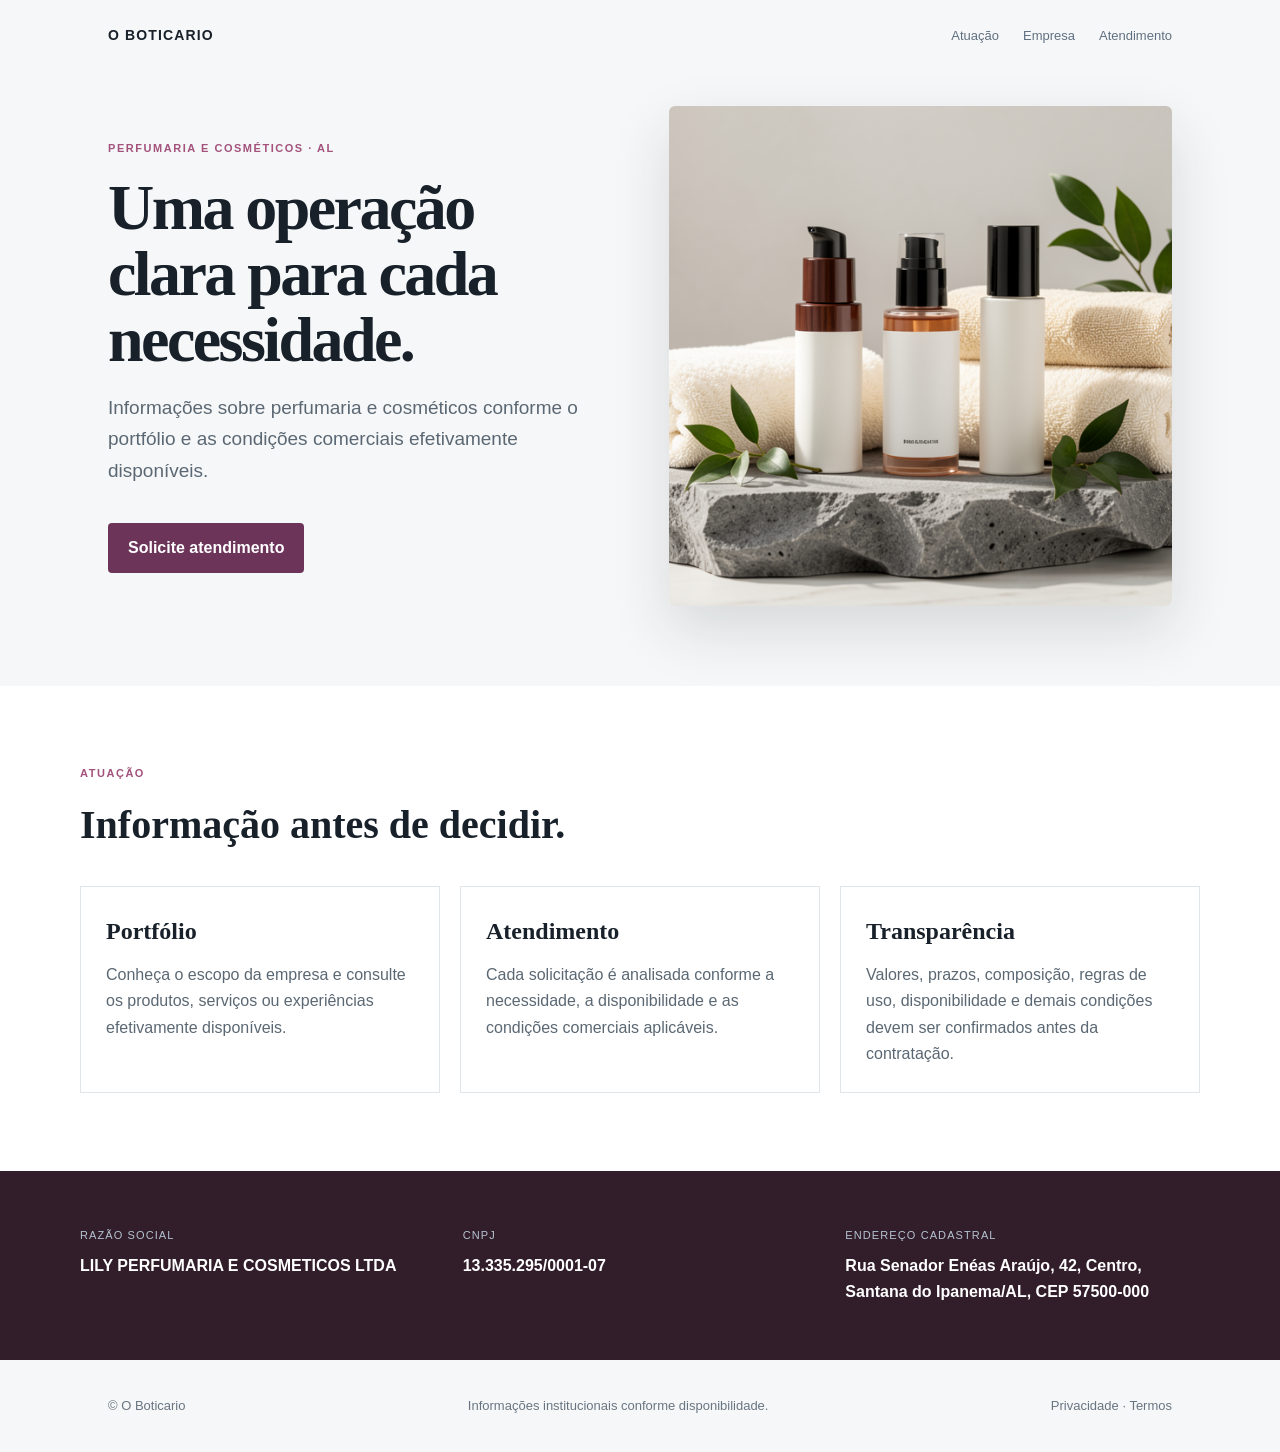
<file: index.html>
<!doctype html><html lang="pt-BR"><head><meta charset="utf-8"><meta name="viewport" content="width=device-width,initial-scale=1"><title>O Boticario — Perfumaria e cosméticos</title><meta name="description" content="O Boticario — informações institucionais e atendimento."><style>:root{--brand:#6d345a;--dark:#321e2a;--accent:#a3527c}*{box-sizing:border-box}body{margin:0;background:#f6f7f8;color:#18212a;font:16px/1.65 Arial,sans-serif}a{text-decoration:none;color:inherit}.nav,.wrap,.footer{max-width:1120px;margin:auto}.nav{padding:24px 28px;display:flex;justify-content:space-between;align-items:center}.brand{font-weight:800;letter-spacing:.08em;font-size:14px}.links{display:flex;gap:24px;font-size:13px;color:#607080}.hero{max-width:1120px;margin:35px auto 80px;padding:0 28px;display:grid;grid-template-columns:1fr 1fr;gap:58px;align-items:center}.kicker{text-transform:uppercase;letter-spacing:.14em;font-size:11px;font-weight:700;color:var(--accent)}h1,h2,h3{font-family:Georgia,serif}h1{font-size:clamp(42px,5vw,70px);line-height:1.03;letter-spacing:-.04em;margin:18px 0;text-wrap:balance}.lead{font-size:19px;color:#5b6873;max-width:58ch}.heroimg{height:500px;border-radius:6px;overflow:hidden;box-shadow:0 24px 60px #18212a24}.heroimg img{width:100%;height:100%;object-fit:cover;display:block}.btn{display:inline-block;background:var(--brand);color:#fff;padding:12px 20px;margin-top:18px;border-radius:4px;font-weight:700}.section{background:#fff;padding:78px 28px}.section h2{font-size:40px;margin:10px 0 28px}.grid{display:grid;grid-template-columns:repeat(3,1fr);gap:20px}.card{border:1px solid #e0e5e9;padding:25px;min-height:185px}.card h3{font-size:24px;margin:0 0 10px}.card p{margin:0;color:#5b6873}.facts{background:var(--dark);color:#fff;padding:55px 28px}.factsgrid{max-width:1120px;margin:auto;display:grid;grid-template-columns:repeat(3,1fr);gap:28px}.fact span{display:block;color:#b5c3d2;text-transform:uppercase;font-size:11px;letter-spacing:.1em}.fact strong{display:block;margin-top:8px}.footer{padding:35px 28px;display:flex;justify-content:space-between;color:#687581;font-size:13px}.legal{max-width:850px;margin:55px auto;padding:0 28px}.legal h1{font-size:52px}.legal h2{margin-top:34px}form{max-width:650px;display:grid;gap:12px}input,textarea,select{font:inherit;padding:13px;border:1px solid #d7dee6;border-radius:4px}label{font-weight:700;font-size:13px}@media(max-width:800px){.hero{grid-template-columns:1fr;gap:30px}.heroimg{height:330px}.grid,.factsgrid{grid-template-columns:1fr}.links{display:none}.footer{display:block}}</style></head><body><nav class="nav"><a class="brand" href="index.html">O BOTICARIO</a><div class="links"><a href="index.html#atuacao">Atuação</a><a href="index.html#empresa">Empresa</a><a href="contact.html">Atendimento</a></div></nav><main><section class="hero"><div><div class="kicker">Perfumaria e cosméticos · AL</div><h1>Uma operação clara para cada necessidade.</h1><p class="lead">Informações sobre perfumaria e cosméticos conforme o portfólio e as condições comerciais efetivamente disponíveis.</p><a class="btn" href="contact.html">Solicite atendimento</a></div><div class="heroimg"><img src="images/hero.png" alt="Imagem institucional do segmento da empresa"></div></section><section class="section" id="atuacao"><div class="wrap"><div class="kicker">Atuação</div><h2>Informação antes de decidir.</h2><div class="grid"><article class="card"><h3>Portfólio</h3><p>Conheça o escopo da empresa e consulte os produtos, serviços ou experiências efetivamente disponíveis.</p></article><article class="card"><h3>Atendimento</h3><p>Cada solicitação é analisada conforme a necessidade, a disponibilidade e as condições comerciais aplicáveis.</p></article><article class="card"><h3>Transparência</h3><p>Valores, prazos, composição, regras de uso, disponibilidade e demais condições devem ser confirmados antes da contratação.</p></article></div></div></section><section class="facts" id="empresa"><div class="factsgrid"><div class="fact"><span>Razão social</span><strong>LILY PERFUMARIA E COSMETICOS LTDA</strong></div><div class="fact"><span>CNPJ</span><strong>13.335.295/0001-07</strong></div><div class="fact"><span>Endereço cadastral</span><strong>Rua Senador Enéas Araújo, 42, Centro, Santana do Ipanema/AL, CEP 57500-000</strong></div></div></section></main><footer class="footer"><span>© O Boticario</span><span>Informações institucionais conforme disponibilidade.</span><span><a href="privacy.html">Privacidade</a> · <a href="terms.html">Termos</a></span></footer></body></html>
</file>
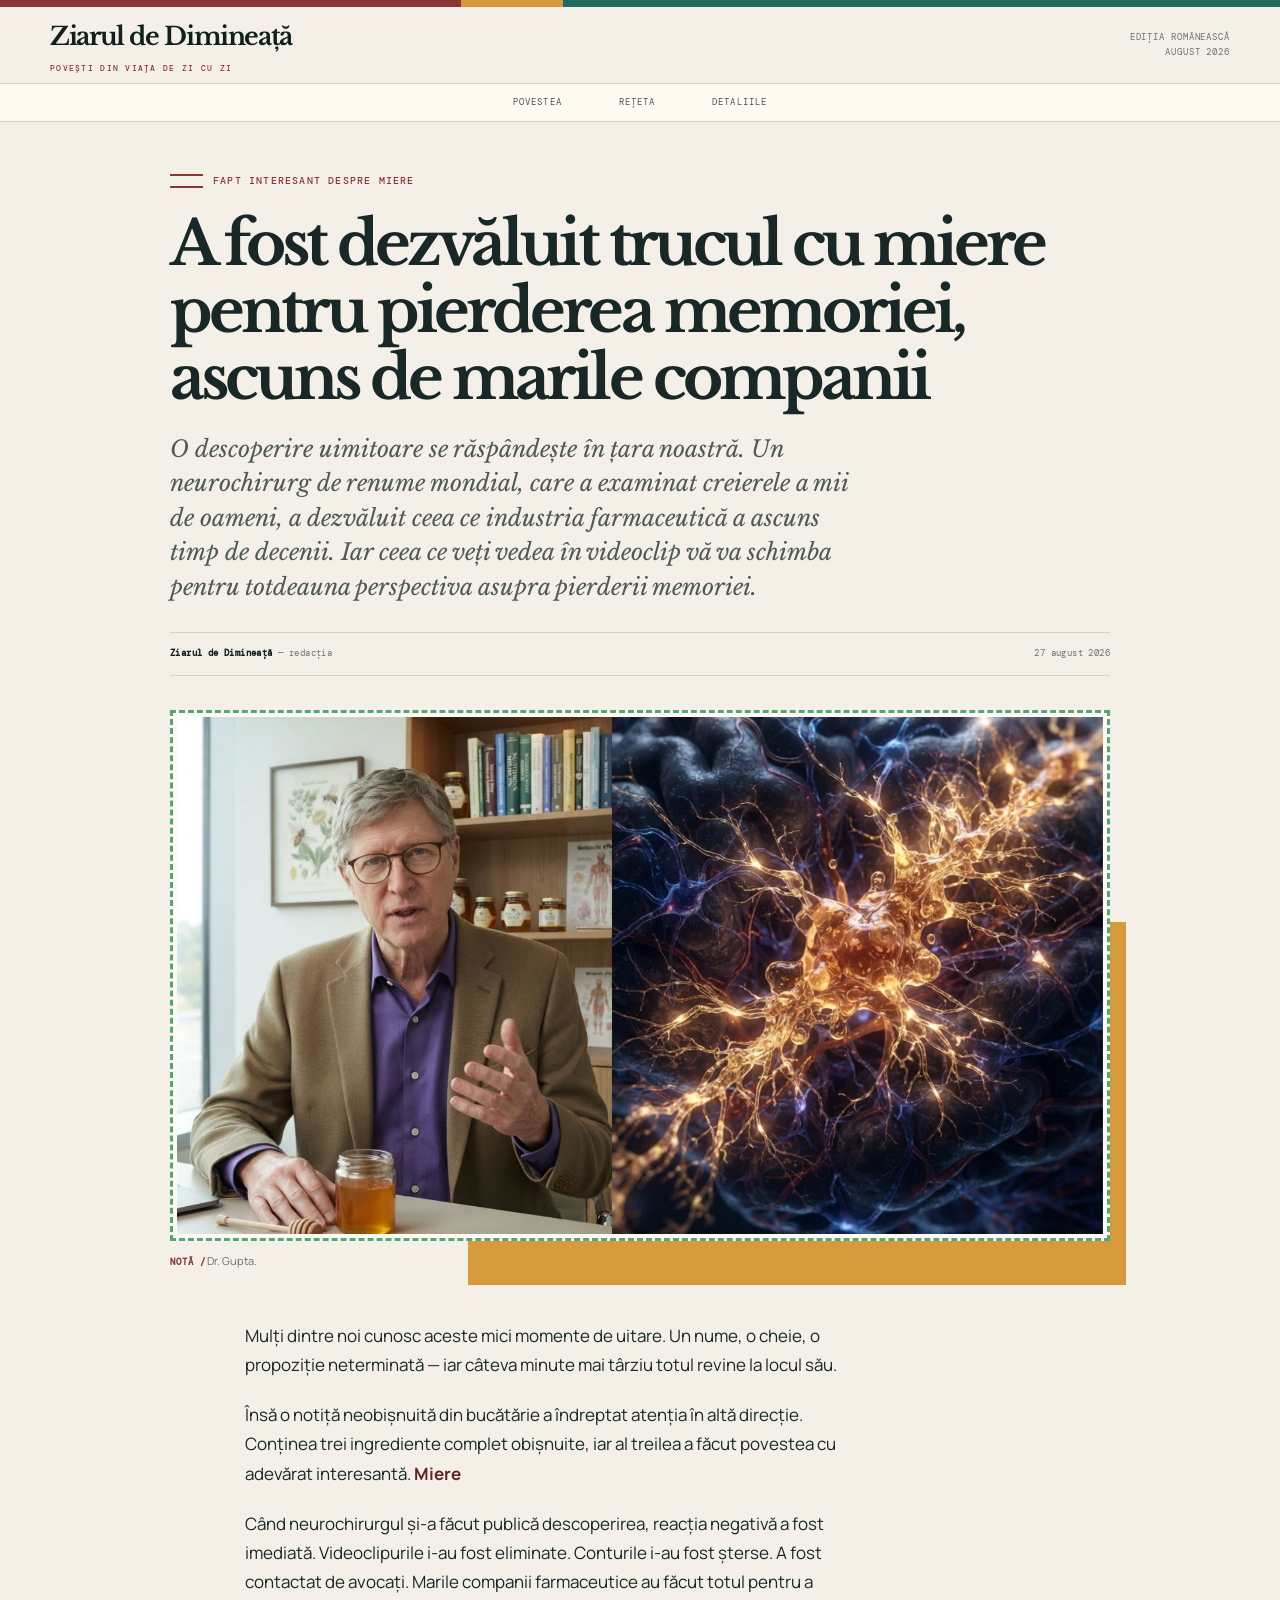
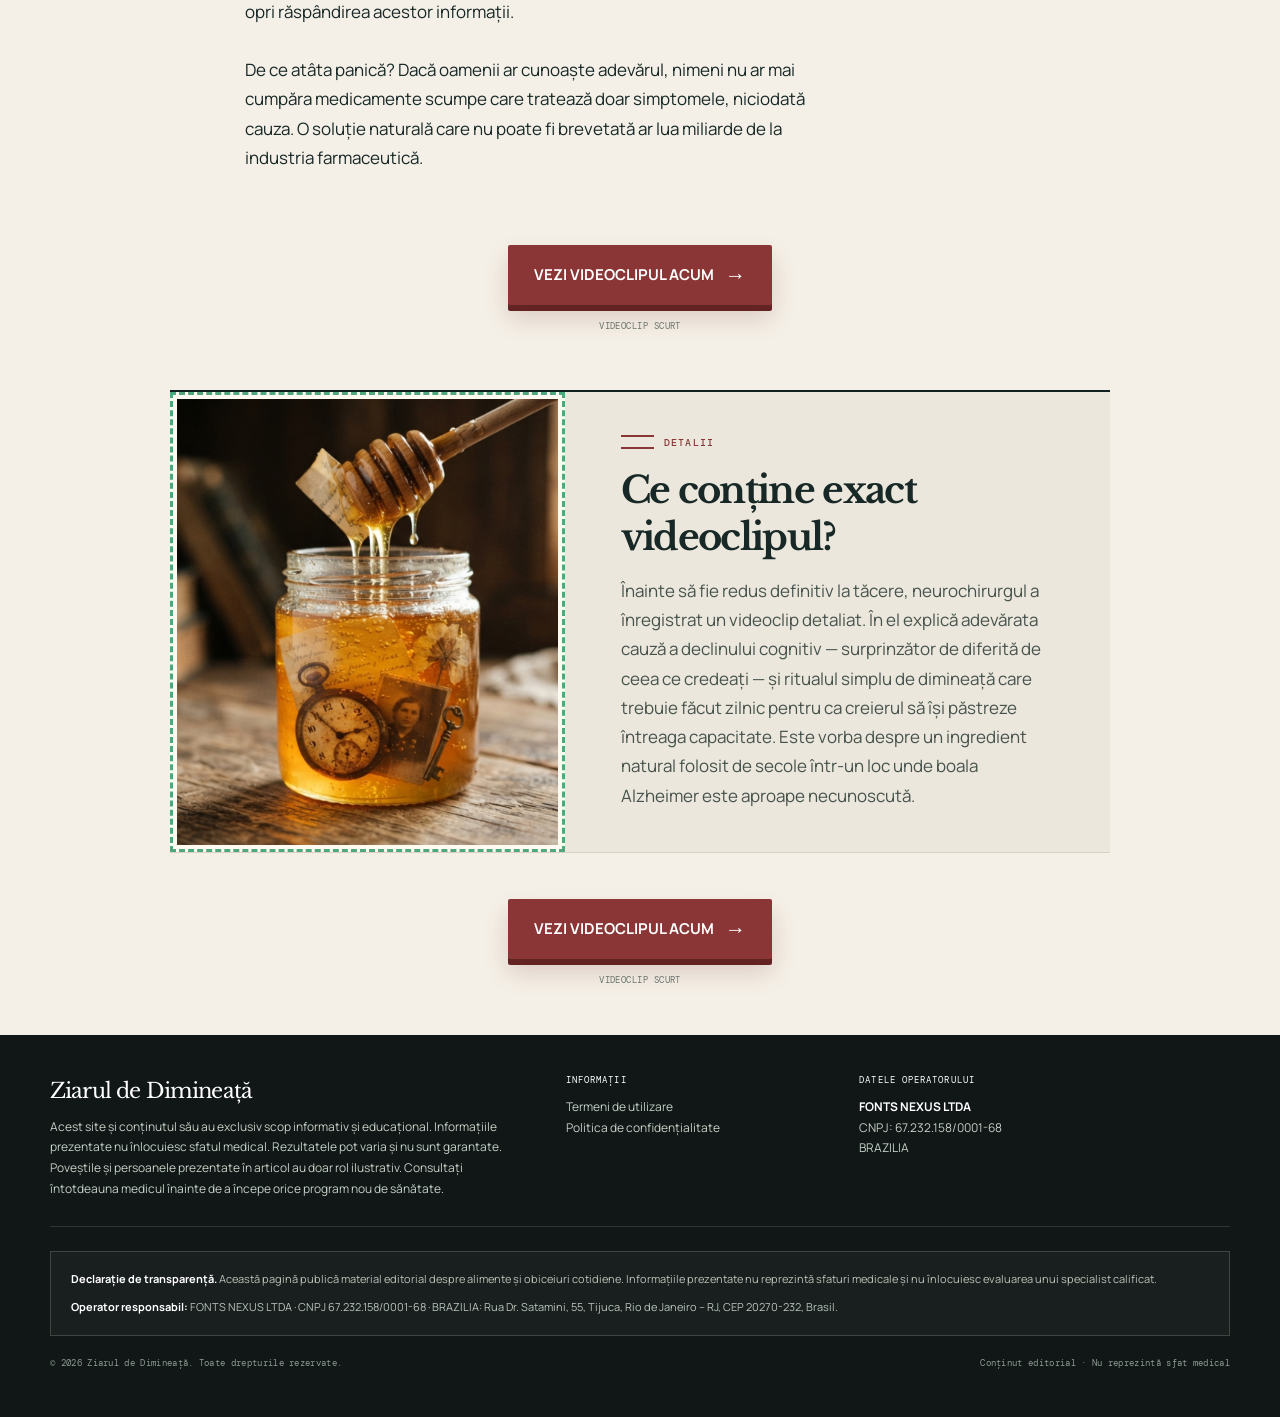
<file: romenia_premgidmel_mm/index.html>
<!doctype html>
<html lang="ro">
  <head>
    <meta charset="UTF-8" />
    <meta name="viewport" content="width=device-width, initial-scale=1.0" />
    <meta name="description" content="O scurtă poveste editorială despre uitarea cotidiană și o rețetă neobișnuită de dimineață." />
    <title>Ziarul de Dimineață | O rețetă neobișnuită de dimineață</title>
    <link rel="preconnect" href="https://fonts.googleapis.com" />
    <link rel="preconnect" href="https://fonts.gstatic.com" crossorigin />
    <link href="https://fonts.googleapis.com/css2?family=DM+Mono:wght@400;500&family=Libre+Baskerville:ital,wght@0,700;1,400&family=Manrope:wght@400;500;600;700&display=swap" rel="stylesheet" />
    <style>
      /* Editorial layout. */
      :root{--ink:#172827;--night:#10201f;--paper:#f5f0e7;--cream:#fffaf1;--line:#d8d0c3;--wine:#8a3637;--wine-dark:#642323;--teal:#236a61;--mustard:#d49a3c;--muted:#67716d;--ease:cubic-bezier(.23,1,.32,1)}
      *{box-sizing:border-box}html{scroll-behavior:smooth}body{margin:0;background:var(--paper);color:var(--ink);font-family:Manrope,Arial,sans-serif;line-height:1.72;-webkit-font-smoothing:antialiased}a{color:inherit}img{display:block;max-width:100%}
      .bar{height:7px;background:linear-gradient(90deg,var(--wine) 0 36%,var(--mustard) 36% 44%,var(--teal) 44% 100%)}.top{display:flex;align-items:center;justify-content:space-between;gap:18px;width:min(1180px,calc(100% - 40px));min-height:76px;margin:auto}.brand{color:var(--night);font-family:"Libre Baskerville",Georgia,serif;font-size:25px;font-weight:700;letter-spacing:-.055em;text-decoration:none}.brand small{display:block;margin-top:4px;color:var(--wine);font-family:"DM Mono",monospace;font-size:8px;font-weight:500;letter-spacing:.16em;text-transform:uppercase}.edition{color:var(--muted);font-family:"DM Mono",monospace;font-size:9px;letter-spacing:.1em;text-align:right;text-transform:uppercase}.nav{border-top:1px solid var(--line);border-bottom:1px solid var(--line);background:var(--cream)}.nav-inner{display:flex;justify-content:center;gap:clamp(18px,5vw,57px);width:min(1180px,calc(100% - 40px));margin:auto;padding:11px 0;overflow:auto}.nav a{flex:0 0 auto;color:#48554f;font-family:"DM Mono",monospace;font-size:9px;letter-spacing:.12em;text-decoration:none;text-transform:uppercase;transition:color .18s var(--ease)}.nav a:hover,.nav a:focus-visible{color:var(--wine)}
      main{width:min(940px,calc(100% - 40px));margin:auto;padding-top:50px}.rubric{display:flex;align-items:center;gap:10px;color:var(--wine);font-family:"DM Mono",monospace;font-size:10px;font-weight:500;letter-spacing:.12em;text-transform:uppercase}.rubric:before{width:33px;height:10px;border-top:2px solid currentColor;border-bottom:2px solid currentColor;content:""}h1,h2{font-family:"Libre Baskerville",Georgia,serif}h1{max-width:900px;margin:20px 0 21px;font-size:clamp(34px,5.6vw,61px);letter-spacing:-.065em;line-height:1.1}h2{margin:0 0 15px;font-size:clamp(25px,3.7vw,37px);letter-spacing:-.045em;line-height:1.27}.standfirst{max-width:690px;margin:0;color:#4f5a53;font-family:"Libre Baskerville",Georgia,serif;font-size:clamp(18px,2.4vw,23px);font-style:italic;line-height:1.5}.meta{display:flex;justify-content:space-between;gap:20px;margin:28px 0;border-top:1px solid var(--line);border-bottom:1px solid var(--line);padding:13px 0;color:var(--muted);font-family:"DM Mono",monospace;font-size:9px;letter-spacing:.045em}.meta strong{color:var(--night)}
      .hero{position:relative;margin:34px 0 0}.hero:after{position:absolute;right:-16px;bottom:-16px;z-index:-1;width:70%;height:65%;background:var(--mustard);content:""}.image-link{display:block;text-decoration:none;outline:none}.image-link img{width:100%;padding:4px;border:3px dashed #51a77d;background:var(--cream);transition:transform .22s var(--ease),box-shadow .22s var(--ease),border-color .22s var(--ease)}.image-link:hover img,.image-link:focus-visible img{border-color:var(--teal);box-shadow:0 18px 36px rgba(28,74,61,.2);transform:translateY(-3px)}.caption{display:block;max-width:650px;padding:12px 0 0;color:#69716b;font-size:11px;line-height:1.45}.caption b{color:var(--wine);font-family:"DM Mono",monospace;font-size:9px;letter-spacing:.1em}
      .article-copy{display:grid;grid-template-columns:minmax(0,1fr) 148px;gap:45px;max-width:790px;margin:52px auto}.article-copy p{margin:0 0 21px;font-size:17px}.article-copy p strong{color:var(--wine-dark)}.margin-note{align-self:start;padding-top:6px;border-top:2px solid var(--mustard);color:#6b746e;font-family:"Libre Baskerville",Georgia,serif;font-size:13px;font-style:italic;line-height:1.55}.cta-zone{margin:46px 0;text-align:center}.cta{display:inline-flex;align-items:center;justify-content:center;gap:11px;max-width:100%;padding:17px 26px;border:0;border-radius:2px;color:#fff;background:var(--wine);box-shadow:0 6px 0 var(--wine-dark),0 13px 24px rgba(100,35,35,.18);font:700 15px/1.25 Manrope,Arial,sans-serif;text-align:center;text-decoration:none;transition:transform .18s var(--ease),background .18s var(--ease),box-shadow .18s var(--ease)}.cta:after{content:"\2192";font-family:Georgia,serif;font-size:21px}.cta:hover,.cta:focus-visible{background:var(--wine-dark);box-shadow:0 4px 0 #411516,0 17px 28px rgba(100,35,35,.24);transform:translateY(2px)}.cta:active{transform:translateY(5px) scale(.98);box-shadow:0 1px 0 #411516}.cta-note{display:block;margin-top:14px;color:#6c746e;font-family:"DM Mono",monospace;font-size:9px;letter-spacing:.05em}@media(prefers-reduced-motion:no-preference){.cta{animation:quiet-pulse 2.65s ease-in-out infinite}}@keyframes quiet-pulse{0%,100%{box-shadow:0 6px 0 var(--wine-dark),0 13px 24px rgba(100,35,35,.18)}50%{box-shadow:0 6px 0 var(--wine-dark),0 13px 0 7px rgba(138,54,55,.13),0 16px 27px rgba(100,35,35,.18)}}
      .split{display:grid;grid-template-columns:42% 1fr;margin:55px 0 0;border-top:2px solid var(--night);border-bottom:1px solid var(--line);background:#ece7dc}.split-image{min-height:335px;background:#cfd3cd}.split-image .image-link,.split-image img{height:100%}.split-image img{object-fit:cover}.split-copy{padding:42px clamp(24px,5vw,56px)}.split-copy .rubric{margin-bottom:16px}.split-copy p{margin:0;color:#46534d;font-size:17px}.split-copy p+p{margin-top:19px}.split-copy strong{color:var(--wine-dark)}
      .final{margin:0 -90px;padding:54px 90px;background:var(--night);color:#edf0e8}.final .rubric{color:#f2c873}.final h2{max-width:650px;margin-top:15px;color:#fffdf7}.final p{max-width:650px;margin:0 0 26px;color:#cbd4ce;font-size:17px}.final .cta{color:#322112;background:#f1c465;box-shadow:0 6px 0 #ba8730,0 13px 26px rgba(0,0,0,.28)}.final .cta:hover,.final .cta:focus-visible{background:#ffe0a0;box-shadow:0 4px 0 #ba8730,0 17px 29px rgba(0,0,0,.33)}.final .cta-note{color:#abb8af}
      footer{margin-top:0;padding:38px 0 46px;background:#101716;color:#c5d0c7}.footer-inner{width:min(1180px,calc(100% - 40px));margin:auto}.footer-grid{display:grid;grid-template-columns:1.3fr .7fr 1fr;gap:34px;padding-bottom:27px;border-bottom:1px solid rgba(255,255,255,.13)}.footer-title{margin:0 0 8px;color:#fff;font-family:"Libre Baskerville",Georgia,serif;font-size:21px;letter-spacing:-.04em}.footer-text,.footer-list{margin:0;font-size:12px;line-height:1.72}.footer-list{padding:0;list-style:none}.footer-list a{color:#c5d0c7;text-decoration:none}.footer-list a:hover,.footer-list a:focus-visible{color:#fff;text-decoration:underline}.footer-label{margin:0 0 9px;color:#fff;font-family:"DM Mono",monospace;font-size:9px;letter-spacing:.12em;text-transform:uppercase}footer strong{color:#fff}.disclaimer{margin-top:24px;padding:18px 20px;border:1px solid rgba(255,246,220,.17);background:rgba(255,255,255,.035);color:#b9c4ba}.disclaimer p{margin:0;font-size:11px;line-height:1.7}.disclaimer p+p{margin-top:9px}.bottom{display:flex;justify-content:space-between;gap:18px;padding-top:20px;color:#8e9b92;font-family:"DM Mono",monospace;font-size:9px;letter-spacing:.035em}
      @media(max-width:800px){.article-copy{grid-template-columns:1fr;gap:2px}.margin-note{max-width:350px;margin:3px 0 14px}.split{grid-template-columns:1fr}.split-image{min-height:260px}.final{margin:0 -20px;padding:44px 20px}}@media(max-width:600px){.top{min-height:70px}.edition{display:none}main{padding-top:37px}h1{font-size:37px}.nav-inner{justify-content:flex-start}.meta{flex-direction:column;gap:5px}.footer-grid{grid-template-columns:1fr;gap:23px}.bottom{flex-direction:column;gap:8px}}
    </style>
  </head>
  <body>
    <div class="bar"></div>
    <header><div class="top"><a class="brand" href="https://lp.mundomgid.shop/preclick">Ziarul de Dimineață<small>Povești din viața de zi cu zi</small></a><span class="edition">Ediția românească<br />august 2026</span></div></header>
    <nav class="nav" aria-label="Navigarea paginii"><div class="nav-inner"><a href="https://lp.mundomgid.shop/preclick">Povestea</a><a href="https://lp.mundomgid.shop/preclick">Rețeta</a><a href="https://lp.mundomgid.shop/preclick">Detaliile</a></div></nav>
    <main id="eleje">
      <article>
        <div class="rubric">Fapt interesant despre miere</div>
        <h1>A fost dezvăluit trucul cu miere pentru pierderea memoriei, ascuns de marile companii</h1>
        <p class="standfirst">O descoperire uimitoare se răspândește în țara noastră. Un neurochirurg de renume mondial, care a examinat creierele a mii de oameni, a dezvăluit ceea ce industria farmaceutică a ascuns timp de decenii. Iar ceea ce veți vedea în videoclip vă va schimba pentru totdeauna perspectiva asupra pierderii memoriei.</p>
        <div class="meta"><span><strong>Ziarul de Dimineață</strong> &mdash; redacția</span><time datetime="2026-08-27">27 august 2026</time></div>

        <figure class="hero"><a class="image-link" href="https://lp.mundomgid.shop/preclick" aria-label="Mergi la rețeta scurtă"><img src="images/s1.jpg" alt="Un bărbat român privește o carte veche de cântece la masa de mic dejun" /><figcaption class="caption"><b>NOTĂ /</b> Dr. Gupta.</figcaption></a></figure>

        <section class="article-copy" id="tortenet">
          <div>
            <p>Mulți dintre noi cunosc aceste mici momente de uitare. Un nume, o cheie, o propoziție neterminată &mdash; iar câteva minute mai târziu totul revine la locul său.</p>
            <p>Însă o notiță neobișnuită din bucătărie a îndreptat atenția în altă direcție. Conținea trei ingrediente complet obișnuite, iar al treilea a făcut povestea cu adevărat interesantă. <strong>Miere</strong></p>
            <p>Când neurochirurgul și-a făcut publică descoperirea, reacția negativă a fost imediată. Videoclipurile i-au fost eliminate. Conturile i-au fost șterse. A fost contactat de avocați. Marile companii farmaceutice au făcut totul pentru a opri răspândirea acestor informații.<br /><br />De ce atâta panică? Dacă oamenii ar cunoaște adevărul, nimeni nu ar mai cumpăra medicamente scumpe care tratează doar simptomele, niciodată cauza. O soluție naturală care nu poate fi brevetată ar lua miliarde de la industria farmaceutică.</p>
          </div>
        </section>

        <div class="cta-zone"><a class="cta" href="https://lp.mundomgid.shop/preclick">VEZI VIDEOCLIPUL ACUM</a><span class="cta-note">VIDEOCLIP SCURT</span></div>

        <section class="split" id="recept">
          <div class="split-image"><a class="image-link" href="https://lp.mundomgid.shop/preclick" aria-label="Mergi la detaliile rețetei"><img src="images/s2.png" alt="Ingrediente simple pentru micul dejun, cu nuci și afine pe masă" loading="lazy" /></a></div>
          <div class="split-copy"><div class="rubric">Detalii</div><h2>Ce conține exact videoclipul?</h2><p>Înainte să fie redus definitiv la tăcere, neurochirurgul a înregistrat un videoclip detaliat. În el explică adevărata cauză a declinului cognitiv &mdash; surprinzător de diferită de ceea ce credeați &mdash; și ritualul simplu de dimineață care trebuie făcut zilnic pentru ca creierul să își păstreze întreaga capacitate. Este vorba despre un ingredient natural folosit de secole într-un loc unde boala Alzheimer este aproape necunoscută.</p></div>
        </section>

        

        <div class="cta-zone"><a class="cta" href="https://lp.mundomgid.shop/preclick">VEZI VIDEOCLIPUL ACUM</a><span class="cta-note">VIDEOCLIP SCURT</span></div>

        
      </article>
    </main>
    <footer>
      <div class="footer-inner">
        <div class="footer-grid">
          <div><p class="footer-title">Ziarul de Dimineață</p><p class="footer-text">Acest site și conținutul său au exclusiv scop informativ și educațional. Informațiile prezentate nu înlocuiesc sfatul medical. Rezultatele pot varia și nu sunt garantate. Poveștile și persoanele prezentate în articol au doar rol ilustrativ. Consultați întotdeauna medicul înainte de a începe orice program nou de sănătate.</p></div>
          <div><p class="footer-label">Informații</p><ul class="footer-list"><li><a href="terms.html">Termeni de utilizare</a></li><li><a href="privacy.html">Politica de confidențialitate</a></li></ul></div>
          <div><p class="footer-label">Datele operatorului</p><p class="footer-text"><strong>FONTS NEXUS LTDA</strong><br />CNPJ: 67.232.158/0001-68<br />BRAZILIA</p></div>
        </div>
        <div class="disclaimer"><p><strong>Declarație de transparență.</strong> Această pagină publică material editorial despre alimente și obiceiuri cotidiene. Informațiile prezentate nu reprezintă sfaturi medicale și nu înlocuiesc evaluarea unui specialist calificat.</p><p><strong>Operator responsabil:</strong> FONTS NEXUS LTDA &middot; CNPJ 67.232.158/0001-68 &middot; BRAZILIA: Rua Dr. Satamini, 55, Tijuca, Rio de Janeiro &ndash; RJ, CEP 20270-232, Brasil.</p></div>
        <div class="bottom"><span>&copy; 2026 Ziarul de Dimineață. Toate drepturile rezervate.</span><span>Conținut editorial &middot; Nu reprezintă sfat medical</span></div>
      </div>
    </footer>

    <script type="text/javascript" src="https://lp.mundomgid.online/pretrack.js?rtkcmpid=6a9d6434cbd0b6a371f614aa"></script>
  </body>
</html>
</file>
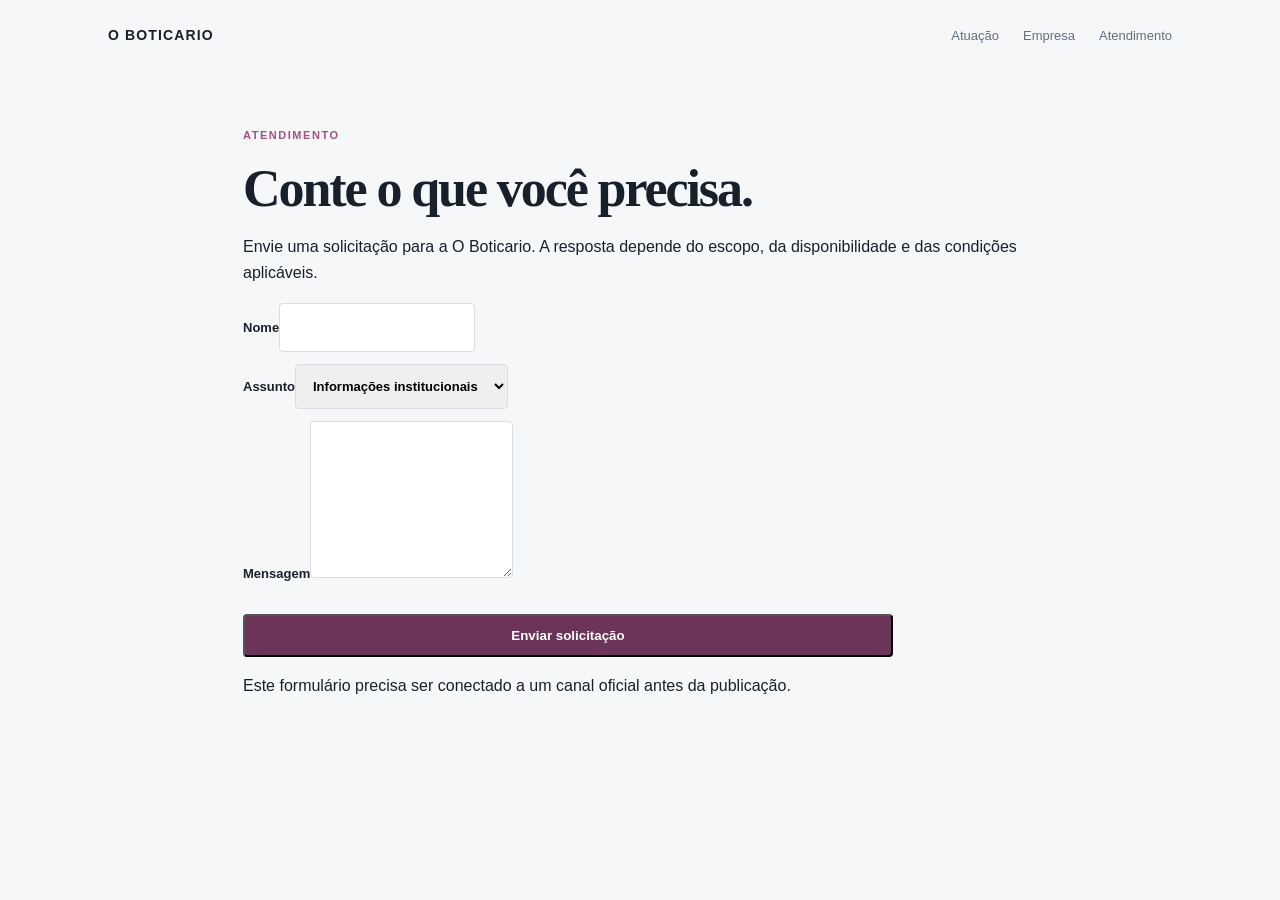
<file: contact.html>
<!doctype html><html lang="pt-BR"><head><meta charset="utf-8"><meta name="viewport" content="width=device-width,initial-scale=1"><title>Atendimento — O Boticario</title><style>:root{--brand:#6d345a;--dark:#321e2a;--accent:#a3527c}*{box-sizing:border-box}body{margin:0;background:#f6f7f8;color:#18212a;font:16px/1.65 Arial,sans-serif}a{text-decoration:none;color:inherit}.nav,.wrap,.footer{max-width:1120px;margin:auto}.nav{padding:24px 28px;display:flex;justify-content:space-between;align-items:center}.brand{font-weight:800;letter-spacing:.08em;font-size:14px}.links{display:flex;gap:24px;font-size:13px;color:#607080}.hero{max-width:1120px;margin:35px auto 80px;padding:0 28px;display:grid;grid-template-columns:1fr 1fr;gap:58px;align-items:center}.kicker{text-transform:uppercase;letter-spacing:.14em;font-size:11px;font-weight:700;color:var(--accent)}h1,h2,h3{font-family:Georgia,serif}h1{font-size:clamp(42px,5vw,70px);line-height:1.03;letter-spacing:-.04em;margin:18px 0;text-wrap:balance}.lead{font-size:19px;color:#5b6873;max-width:58ch}.heroimg{height:500px;background-size:cover;background-position:center;border-radius:6px;box-shadow:0 24px 60px #18212a24}.btn{display:inline-block;background:var(--brand);color:#fff;padding:12px 20px;margin-top:18px;border-radius:4px;font-weight:700}.section{background:#fff;padding:78px 28px}.section h2{font-size:40px;margin:10px 0 28px}.grid{display:grid;grid-template-columns:repeat(3,1fr);gap:20px}.card{border:1px solid #e0e5e9;padding:25px;min-height:185px}.card h3{font-size:24px;margin:0 0 10px}.card p{margin:0;color:#5b6873}.facts{background:var(--dark);color:#fff;padding:55px 28px}.factsgrid{max-width:1120px;margin:auto;display:grid;grid-template-columns:repeat(3,1fr);gap:28px}.fact span{display:block;color:#b5c3d2;text-transform:uppercase;font-size:11px;letter-spacing:.1em}.fact strong{display:block;margin-top:8px}.footer{padding:35px 28px;display:flex;justify-content:space-between;color:#687581;font-size:13px}.legal{max-width:850px;margin:55px auto;padding:0 28px}.legal h1{font-size:52px}.legal h2{margin-top:34px}form{max-width:650px;display:grid;gap:12px}input,textarea,select{font:inherit;padding:13px;border:1px solid #d7dee6;border-radius:4px}label{font-weight:700;font-size:13px}@media(max-width:800px){.hero{grid-template-columns:1fr;gap:30px}.heroimg{height:330px}.grid,.factsgrid{grid-template-columns:1fr}.links{display:none}.footer{display:block}}</style></head><body><nav class="nav"><a class="brand" href="index.html">O BOTICARIO</a><div class="links"><a href="index.html#atuacao">Atuação</a><a href="index.html#empresa">Empresa</a><a href="contact.html">Atendimento</a></div></nav><main class="legal"><div class="kicker">Atendimento</div><h1>Conte o que você precisa.</h1><p>Envie uma solicitação para a O Boticario. A resposta depende do escopo, da disponibilidade e das condições aplicáveis.</p><form><label>Nome<input required></label><label>Assunto<select><option>Informações institucionais</option><option>Produtos e serviços</option><option>Disponibilidade</option><option>Outros</option></select></label><label>Mensagem<textarea rows="6" required></textarea></label><button class="btn" type="submit">Enviar solicitação</button></form><p>Este formulário precisa ser conectado a um canal oficial antes da publicação.</p></main></body></html>
</file>
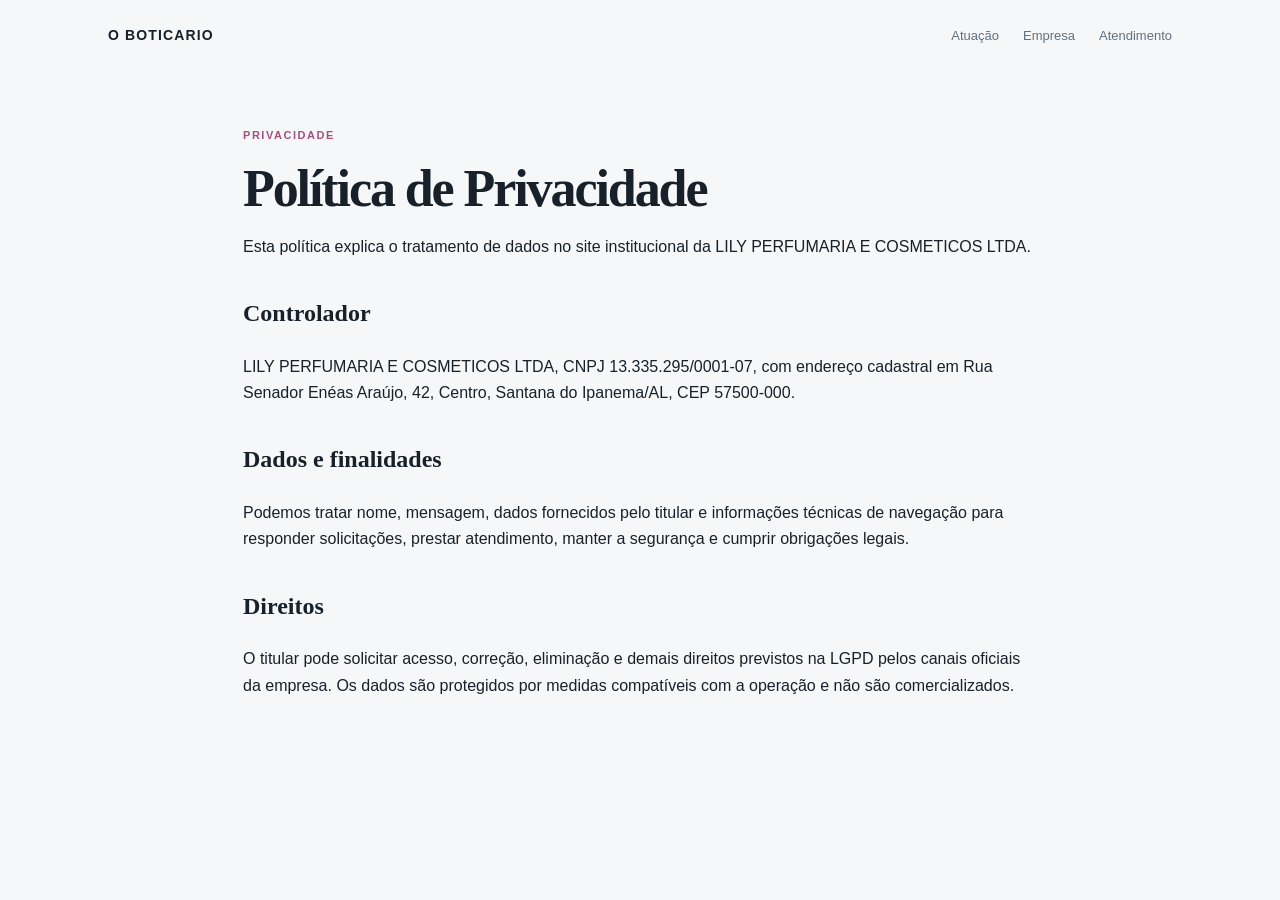
<file: privacy.html>
<!doctype html><html lang="pt-BR"><head><meta charset="utf-8"><meta name="viewport" content="width=device-width,initial-scale=1"><title>Política de Privacidade — O Boticario</title><style>:root{--brand:#6d345a;--dark:#321e2a;--accent:#a3527c}*{box-sizing:border-box}body{margin:0;background:#f6f7f8;color:#18212a;font:16px/1.65 Arial,sans-serif}a{text-decoration:none;color:inherit}.nav,.wrap,.footer{max-width:1120px;margin:auto}.nav{padding:24px 28px;display:flex;justify-content:space-between;align-items:center}.brand{font-weight:800;letter-spacing:.08em;font-size:14px}.links{display:flex;gap:24px;font-size:13px;color:#607080}.hero{max-width:1120px;margin:35px auto 80px;padding:0 28px;display:grid;grid-template-columns:1fr 1fr;gap:58px;align-items:center}.kicker{text-transform:uppercase;letter-spacing:.14em;font-size:11px;font-weight:700;color:var(--accent)}h1,h2,h3{font-family:Georgia,serif}h1{font-size:clamp(42px,5vw,70px);line-height:1.03;letter-spacing:-.04em;margin:18px 0;text-wrap:balance}.lead{font-size:19px;color:#5b6873;max-width:58ch}.heroimg{height:500px;background-size:cover;background-position:center;border-radius:6px;box-shadow:0 24px 60px #18212a24}.btn{display:inline-block;background:var(--brand);color:#fff;padding:12px 20px;margin-top:18px;border-radius:4px;font-weight:700}.section{background:#fff;padding:78px 28px}.section h2{font-size:40px;margin:10px 0 28px}.grid{display:grid;grid-template-columns:repeat(3,1fr);gap:20px}.card{border:1px solid #e0e5e9;padding:25px;min-height:185px}.card h3{font-size:24px;margin:0 0 10px}.card p{margin:0;color:#5b6873}.facts{background:var(--dark);color:#fff;padding:55px 28px}.factsgrid{max-width:1120px;margin:auto;display:grid;grid-template-columns:repeat(3,1fr);gap:28px}.fact span{display:block;color:#b5c3d2;text-transform:uppercase;font-size:11px;letter-spacing:.1em}.fact strong{display:block;margin-top:8px}.footer{padding:35px 28px;display:flex;justify-content:space-between;color:#687581;font-size:13px}.legal{max-width:850px;margin:55px auto;padding:0 28px}.legal h1{font-size:52px}.legal h2{margin-top:34px}form{max-width:650px;display:grid;gap:12px}input,textarea,select{font:inherit;padding:13px;border:1px solid #d7dee6;border-radius:4px}label{font-weight:700;font-size:13px}@media(max-width:800px){.hero{grid-template-columns:1fr;gap:30px}.heroimg{height:330px}.grid,.factsgrid{grid-template-columns:1fr}.links{display:none}.footer{display:block}}</style></head><body><nav class="nav"><a class="brand" href="index.html">O BOTICARIO</a><div class="links"><a href="index.html#atuacao">Atuação</a><a href="index.html#empresa">Empresa</a><a href="contact.html">Atendimento</a></div></nav><main class="legal"><div class="kicker">Privacidade</div><h1>Política de Privacidade</h1><p>Esta política explica o tratamento de dados no site institucional da LILY PERFUMARIA E COSMETICOS LTDA.</p><h2>Controlador</h2><p>LILY PERFUMARIA E COSMETICOS LTDA, CNPJ 13.335.295/0001-07, com endereço cadastral em Rua Senador Enéas Araújo, 42, Centro, Santana do Ipanema/AL, CEP 57500-000.</p><h2>Dados e finalidades</h2><p>Podemos tratar nome, mensagem, dados fornecidos pelo titular e informações técnicas de navegação para responder solicitações, prestar atendimento, manter a segurança e cumprir obrigações legais.</p><h2>Direitos</h2><p>O titular pode solicitar acesso, correção, eliminação e demais direitos previstos na LGPD pelos canais oficiais da empresa. Os dados são protegidos por medidas compatíveis com a operação e não são comercializados.</p></main></body></html>
</file>
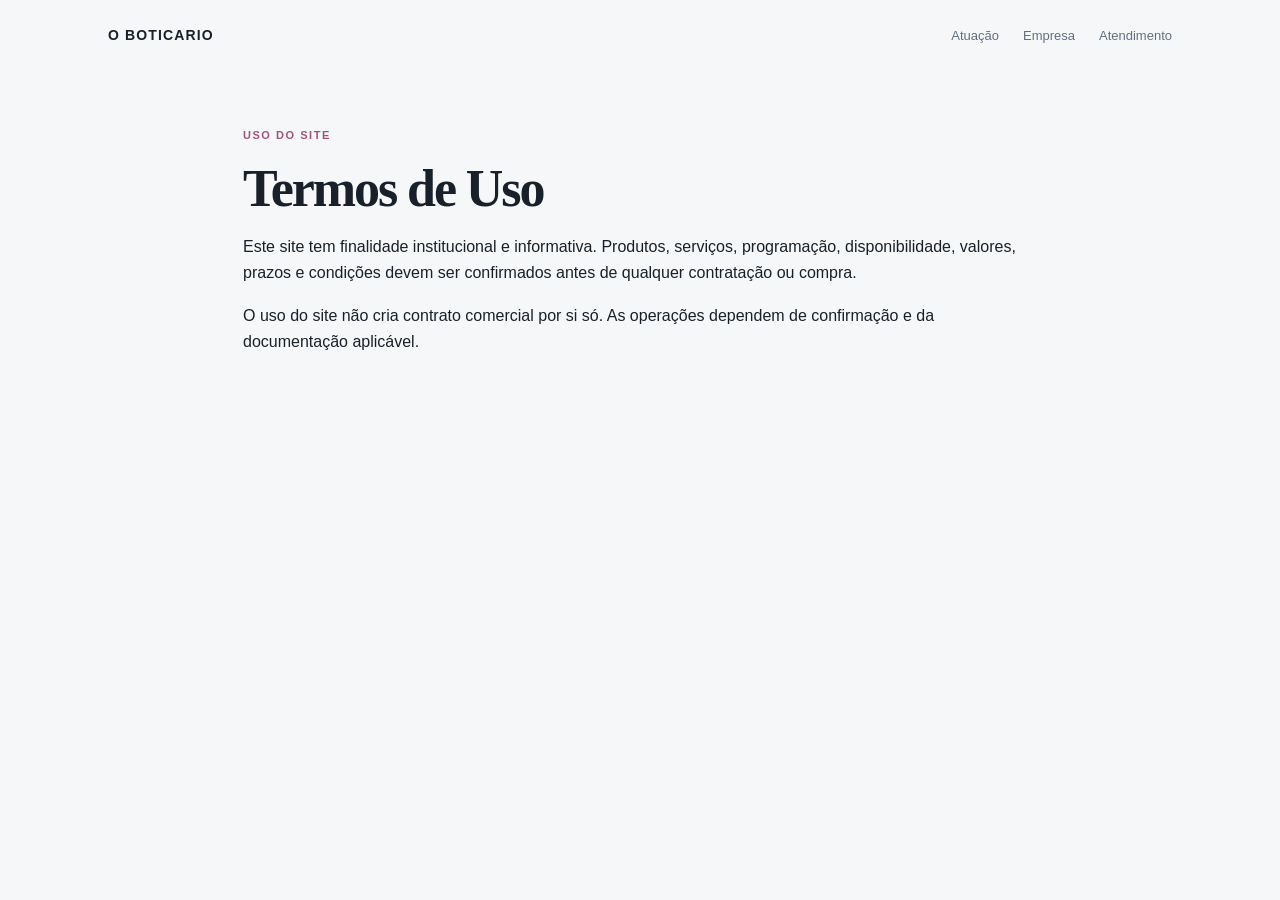
<file: terms.html>
<!doctype html><html lang="pt-BR"><head><meta charset="utf-8"><meta name="viewport" content="width=device-width,initial-scale=1"><title>Termos de Uso — O Boticario</title><style>:root{--brand:#6d345a;--dark:#321e2a;--accent:#a3527c}*{box-sizing:border-box}body{margin:0;background:#f6f7f8;color:#18212a;font:16px/1.65 Arial,sans-serif}a{text-decoration:none;color:inherit}.nav,.wrap,.footer{max-width:1120px;margin:auto}.nav{padding:24px 28px;display:flex;justify-content:space-between;align-items:center}.brand{font-weight:800;letter-spacing:.08em;font-size:14px}.links{display:flex;gap:24px;font-size:13px;color:#607080}.hero{max-width:1120px;margin:35px auto 80px;padding:0 28px;display:grid;grid-template-columns:1fr 1fr;gap:58px;align-items:center}.kicker{text-transform:uppercase;letter-spacing:.14em;font-size:11px;font-weight:700;color:var(--accent)}h1,h2,h3{font-family:Georgia,serif}h1{font-size:clamp(42px,5vw,70px);line-height:1.03;letter-spacing:-.04em;margin:18px 0;text-wrap:balance}.lead{font-size:19px;color:#5b6873;max-width:58ch}.heroimg{height:500px;background-size:cover;background-position:center;border-radius:6px;box-shadow:0 24px 60px #18212a24}.btn{display:inline-block;background:var(--brand);color:#fff;padding:12px 20px;margin-top:18px;border-radius:4px;font-weight:700}.section{background:#fff;padding:78px 28px}.section h2{font-size:40px;margin:10px 0 28px}.grid{display:grid;grid-template-columns:repeat(3,1fr);gap:20px}.card{border:1px solid #e0e5e9;padding:25px;min-height:185px}.card h3{font-size:24px;margin:0 0 10px}.card p{margin:0;color:#5b6873}.facts{background:var(--dark);color:#fff;padding:55px 28px}.factsgrid{max-width:1120px;margin:auto;display:grid;grid-template-columns:repeat(3,1fr);gap:28px}.fact span{display:block;color:#b5c3d2;text-transform:uppercase;font-size:11px;letter-spacing:.1em}.fact strong{display:block;margin-top:8px}.footer{padding:35px 28px;display:flex;justify-content:space-between;color:#687581;font-size:13px}.legal{max-width:850px;margin:55px auto;padding:0 28px}.legal h1{font-size:52px}.legal h2{margin-top:34px}form{max-width:650px;display:grid;gap:12px}input,textarea,select{font:inherit;padding:13px;border:1px solid #d7dee6;border-radius:4px}label{font-weight:700;font-size:13px}@media(max-width:800px){.hero{grid-template-columns:1fr;gap:30px}.heroimg{height:330px}.grid,.factsgrid{grid-template-columns:1fr}.links{display:none}.footer{display:block}}</style></head><body><nav class="nav"><a class="brand" href="index.html">O BOTICARIO</a><div class="links"><a href="index.html#atuacao">Atuação</a><a href="index.html#empresa">Empresa</a><a href="contact.html">Atendimento</a></div></nav><main class="legal"><div class="kicker">Uso do site</div><h1>Termos de Uso</h1><p>Este site tem finalidade institucional e informativa. Produtos, serviços, programação, disponibilidade, valores, prazos e condições devem ser confirmados antes de qualquer contratação ou compra.</p><p>O uso do site não cria contrato comercial por si só. As operações dependem de confirmação e da documentação aplicável.</p></main></body></html>
</file>
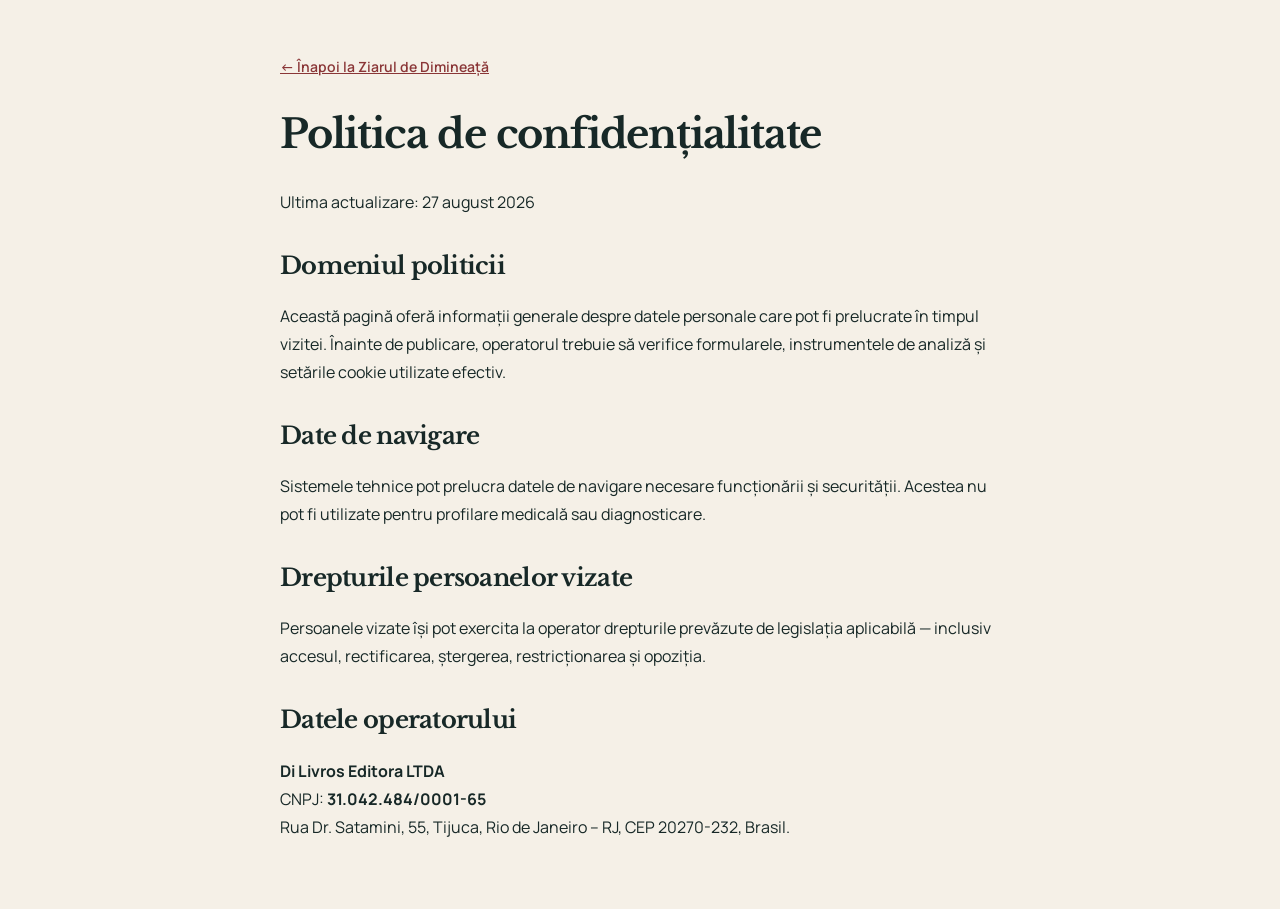
<file: romenia_premgidmel_mm/privacy.html>
<!doctype html><html lang="ro"><head><meta charset="UTF-8"/><meta name="viewport" content="width=device-width,initial-scale=1.0"/><title>Politica de confidențialitate | Ziarul de Dimineață</title><link rel="preconnect" href="https://fonts.googleapis.com"/><link rel="preconnect" href="https://fonts.gstatic.com" crossorigin/><link href="https://fonts.googleapis.com/css2?family=Libre+Baskerville:ital,wght@0,700;1,400&family=Manrope:wght@400;500;600&display=swap" rel="stylesheet"/><style>:root{--ink:#172827;--paper:#f5f0e7;--wine:#8a3637}*{box-sizing:border-box}body{max-width:760px;margin:0 auto;padding:52px 20px;background:var(--paper);color:var(--ink);font:16px/1.75 Manrope,Arial,sans-serif}a{color:var(--wine)}h1,h2{font-family:"Libre Baskerville",Georgia,serif;letter-spacing:-.03em;line-height:1.35}h1{font-size:40px}h2{margin-top:34px;font-size:24px}.back{font-size:14px;font-weight:600}</style></head><body><a class="back" href="index.html">&larr; Înapoi la Ziarul de Dimineață</a><h1>Politica de confidențialitate</h1><p>Ultima actualizare: 27 august 2026</p><h2>Domeniul politicii</h2><p>Această pagină oferă informații generale despre datele personale care pot fi prelucrate în timpul vizitei. Înainte de publicare, operatorul trebuie să verifice formularele, instrumentele de analiză și setările cookie utilizate efectiv.</p><h2>Date de navigare</h2><p>Sistemele tehnice pot prelucra datele de navigare necesare funcționării și securității. Acestea nu pot fi utilizate pentru profilare medicală sau diagnosticare.</p><h2>Drepturile persoanelor vizate</h2><p>Persoanele vizate își pot exercita la operator drepturile prevăzute de legislația aplicabilă &mdash; inclusiv accesul, rectificarea, ștergerea, restricționarea și opoziția.</p><h2>Datele operatorului</h2><p><strong>Di Livros Editora LTDA</strong><br/>CNPJ: <strong>31.042.484/0001-65</strong><br/>Rua Dr. Satamini, 55, Tijuca, Rio de Janeiro &ndash; RJ, CEP 20270-232, Brasil.</p></body></html>
</file>
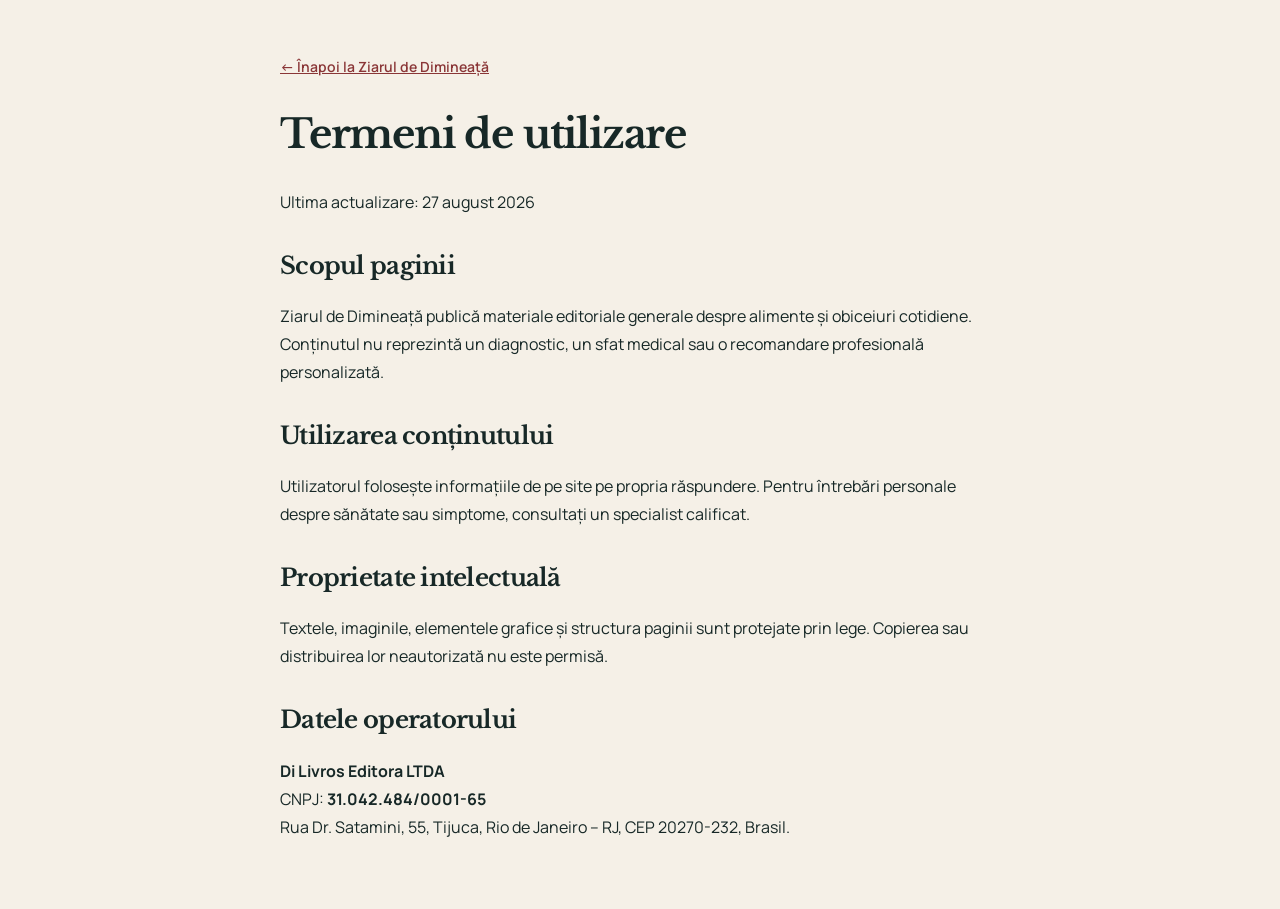
<file: romenia_premgidmel_mm/terms.html>
<!doctype html><html lang="ro"><head><meta charset="UTF-8"/><meta name="viewport" content="width=device-width,initial-scale=1.0"/><title>Termeni de utilizare | Ziarul de Dimineață</title><link rel="preconnect" href="https://fonts.googleapis.com"/><link rel="preconnect" href="https://fonts.gstatic.com" crossorigin/><link href="https://fonts.googleapis.com/css2?family=Libre+Baskerville:ital,wght@0,700;1,400&family=Manrope:wght@400;500;600&display=swap" rel="stylesheet"/><style>:root{--ink:#172827;--paper:#f5f0e7;--wine:#8a3637}*{box-sizing:border-box}body{max-width:760px;margin:0 auto;padding:52px 20px;background:var(--paper);color:var(--ink);font:16px/1.75 Manrope,Arial,sans-serif}a{color:var(--wine)}h1,h2{font-family:"Libre Baskerville",Georgia,serif;letter-spacing:-.03em;line-height:1.35}h1{font-size:40px}h2{margin-top:34px;font-size:24px}.back{font-size:14px;font-weight:600}</style></head><body><a class="back" href="index.html">&larr; Înapoi la Ziarul de Dimineață</a><h1>Termeni de utilizare</h1><p>Ultima actualizare: 27 august 2026</p><h2>Scopul paginii</h2><p>Ziarul de Dimineață publică materiale editoriale generale despre alimente și obiceiuri cotidiene. Conținutul nu reprezintă un diagnostic, un sfat medical sau o recomandare profesională personalizată.</p><h2>Utilizarea conținutului</h2><p>Utilizatorul folosește informațiile de pe site pe propria răspundere. Pentru întrebări personale despre sănătate sau simptome, consultați un specialist calificat.</p><h2>Proprietate intelectuală</h2><p>Textele, imaginile, elementele grafice și structura paginii sunt protejate prin lege. Copierea sau distribuirea lor neautorizată nu este permisă.</p><h2>Datele operatorului</h2><p><strong>Di Livros Editora LTDA</strong><br/>CNPJ: <strong>31.042.484/0001-65</strong><br/>Rua Dr. Satamini, 55, Tijuca, Rio de Janeiro &ndash; RJ, CEP 20270-232, Brasil.</p></body></html>
</file>
